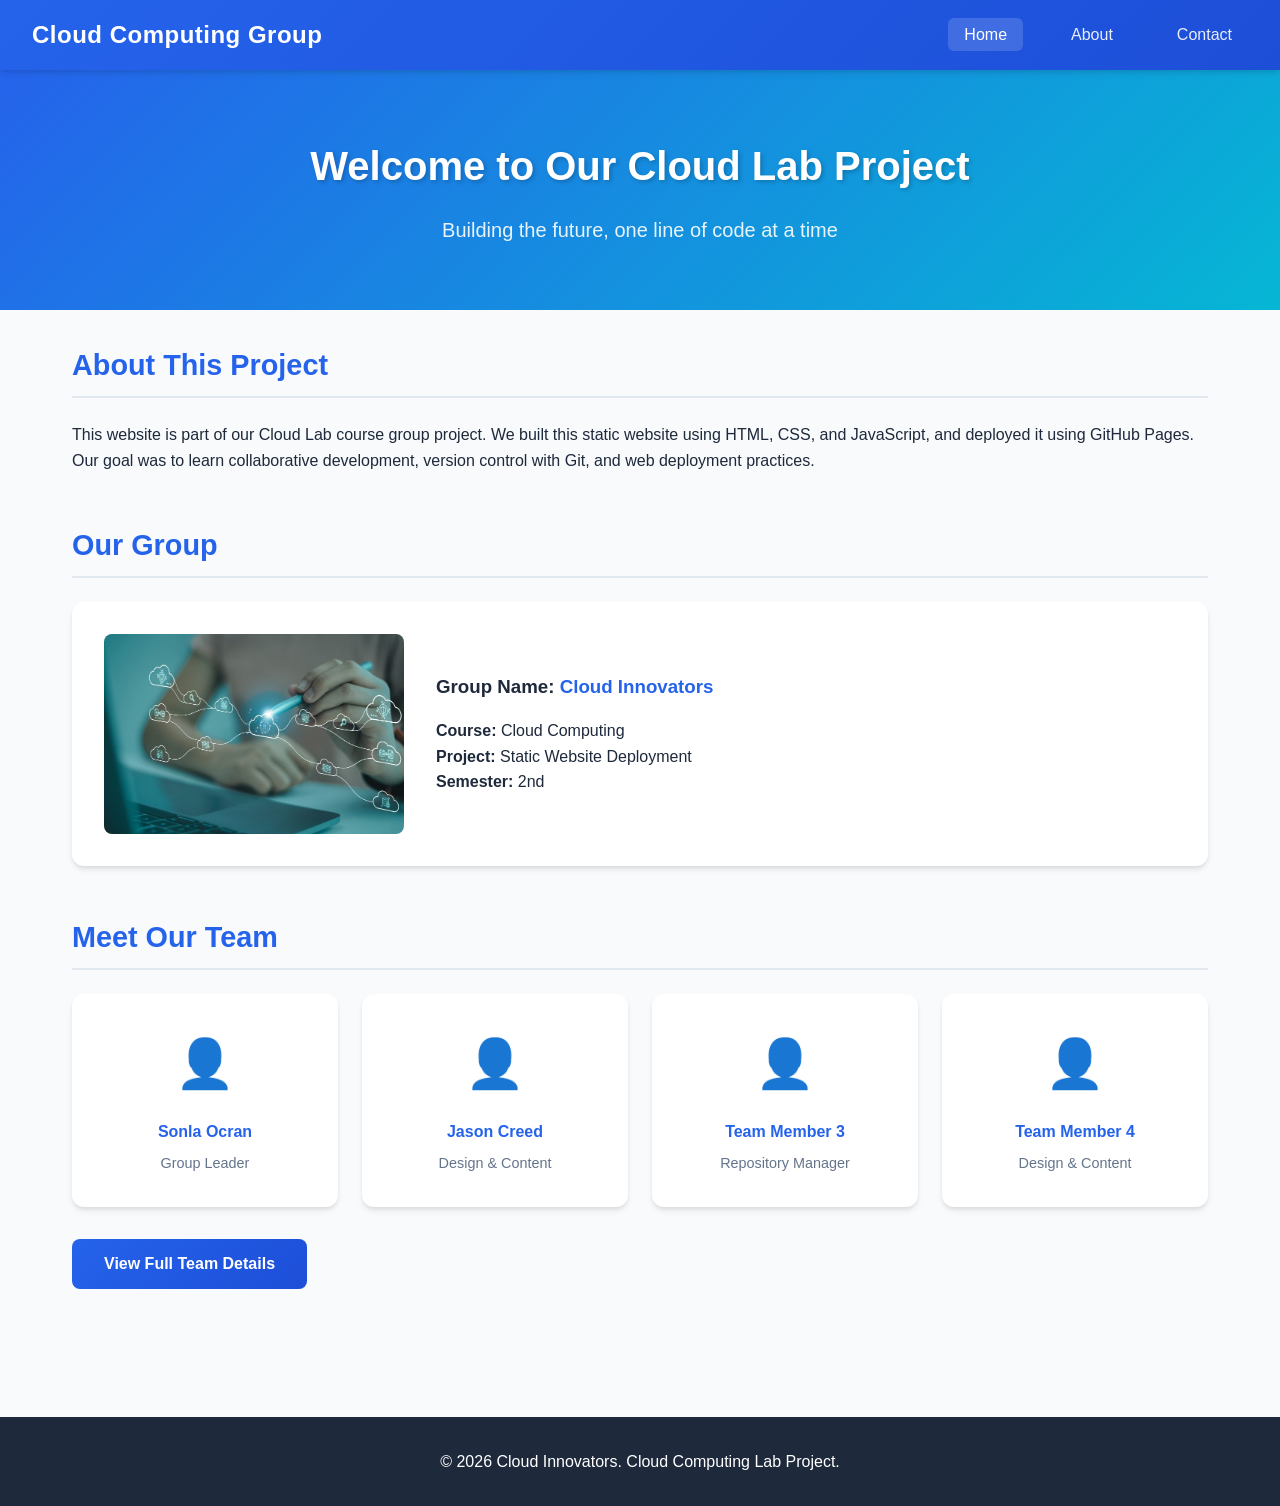
<file: index.html>
<!-- index.html - Home Page -->
<!DOCTYPE html>
<html lang="en">
<head>
    <meta charset="UTF-8">
    <meta name="viewport" content="width=device-width, initial-scale=1.0">
    <title>Cloud Lab Group Project - Home</title>
    <link rel="stylesheet" href="style.css">
</head>
<body>
    <nav class="navbar">
        <div class="nav-brand">Cloud Computing Group</div>
        <ul class="nav-links">
            <li><a href="index.html" class="active">Home</a></li>
            <li><a href="about.html">About</a></li>
            <li><a href="contact.html">Contact</a></li>
        </ul>
    </nav>

    <header class="hero">
        <div class="hero-content">
            <h1>Welcome to Our Cloud Lab Project</h1>
            <p class="subtitle">Building the future, one line of code at a time</p>
        </div>
    </header>

    <main class="container">
        <section class="project-info">
            <h2>About This Project</h2>
            <p>This website is part of our Cloud Lab course group project. We built this static website using HTML, CSS, and JavaScript, and deployed it using GitHub Pages. Our goal was to learn collaborative development, version control with Git, and web deployment practices.</p>
        </section>

        <section class="group-info">
            <h2>Our Group</h2>
            <div class="group-card">
                <img src="images/group-photo.jpg" alt="Group Photo" class="group-image">
                <div class="group-details">
                    <h3>Group Name: <span class="highlight">Cloud Innovators</span></h3>
                    <p><strong>Course:</strong> Cloud Computing</p>
                    <p><strong>Project:</strong> Static Website Deployment</p>
                    <p><strong>Semester:</strong> 2nd </p>
                </div>
            </div>
        </section>

        <section class="members-preview">
            <h2>Meet Our Team</h2>
            <div class="members-grid">
                <div class="member-card">
                    <div class="member-avatar">👤</div>
                    <h4>Sonla Ocran</h4>
                    <p>Group Leader</p>
                </div>
                <div class="member-card">
                    <div class="member-avatar">👤</div>
                    <h4>Jason Creed</h4>
                    <p>Design & Content</p>
                </div>
                <div class="member-card">
                    <div class="member-avatar">👤</div>
                    <h4>Team Member 3</h4>
                    <p>Repository Manager</p>
                </div>
                <div class="member-card">
                    <div class="member-avatar">👤</div>
                    <h4>Team Member 4</h4>
                    <p>Design & Content</p>
                </div>
            </div>
            <a href="about.html" class="btn">View Full Team Details</a>
        </section>
    </main>

    <footer class="footer">
        <p>&copy; 2026 Cloud Innovators. Cloud Computing Lab Project.</p>
    </footer>
</body>
</html>
</file>
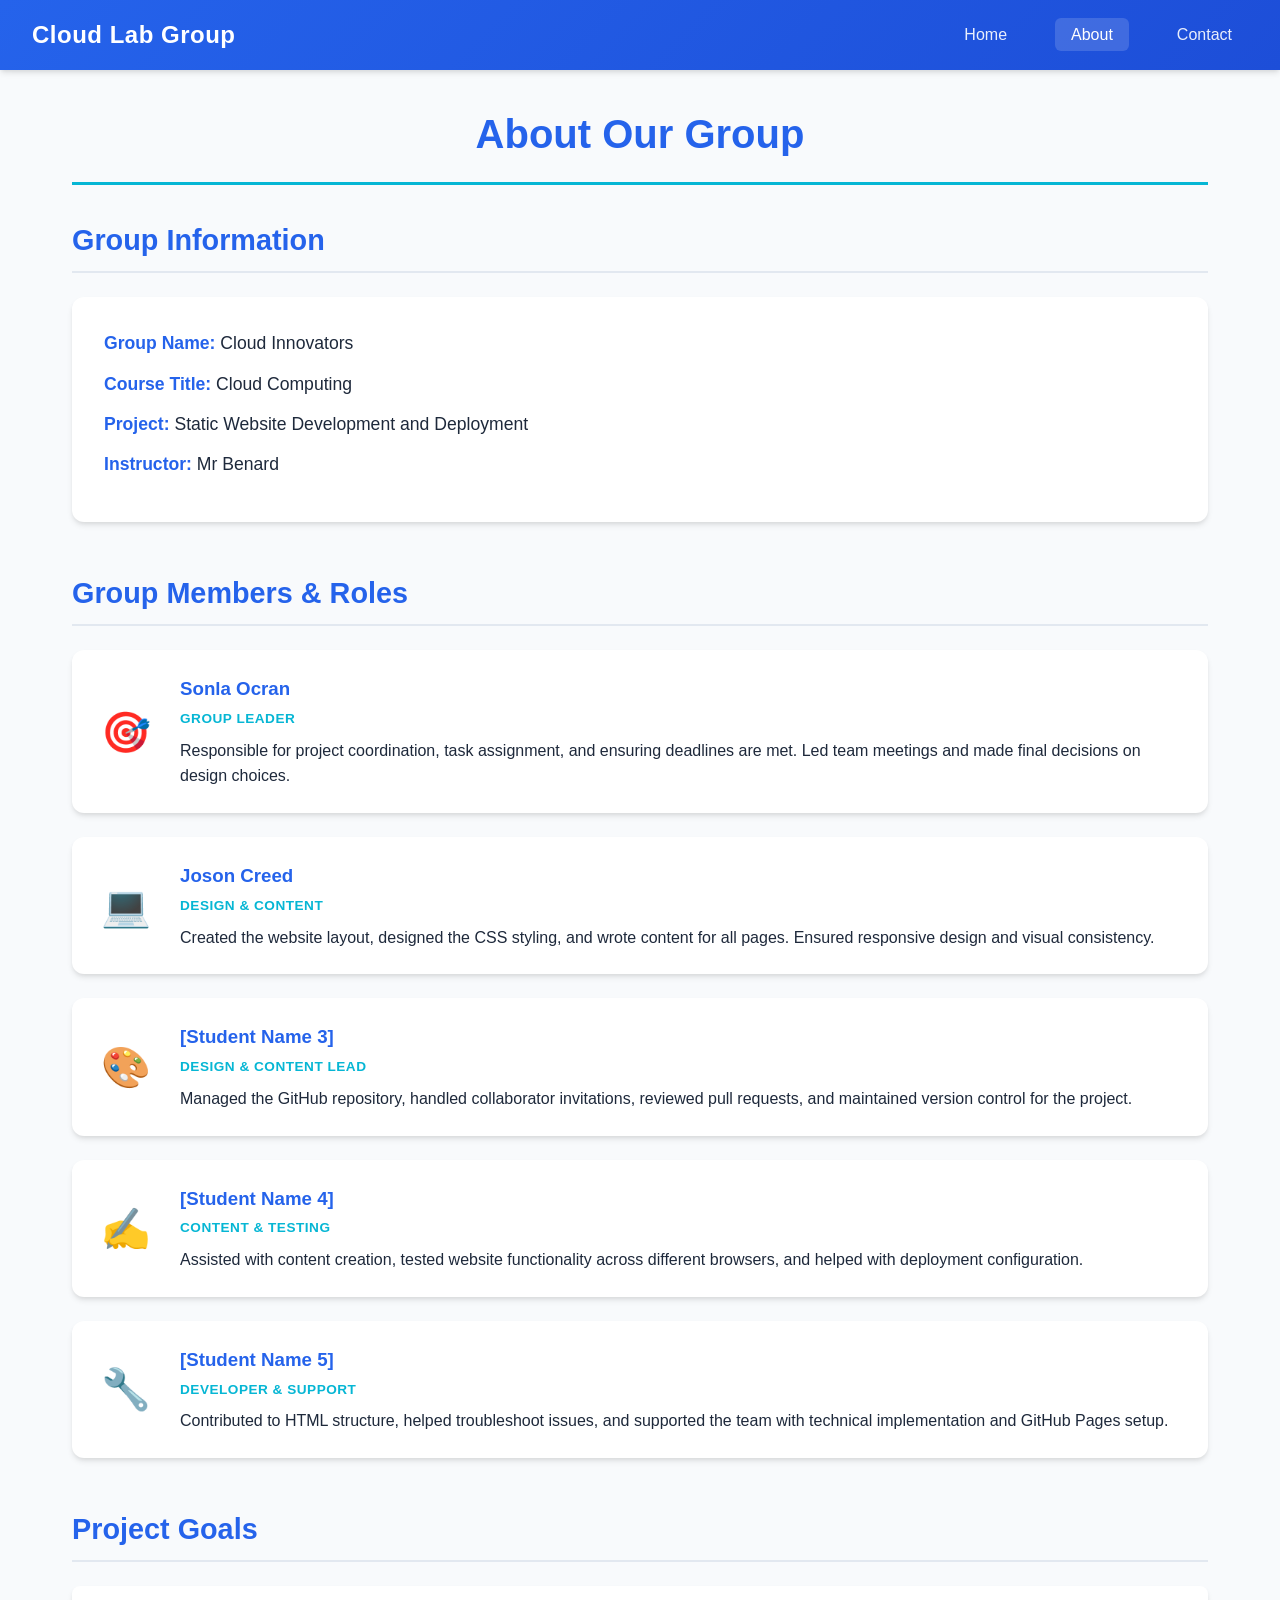
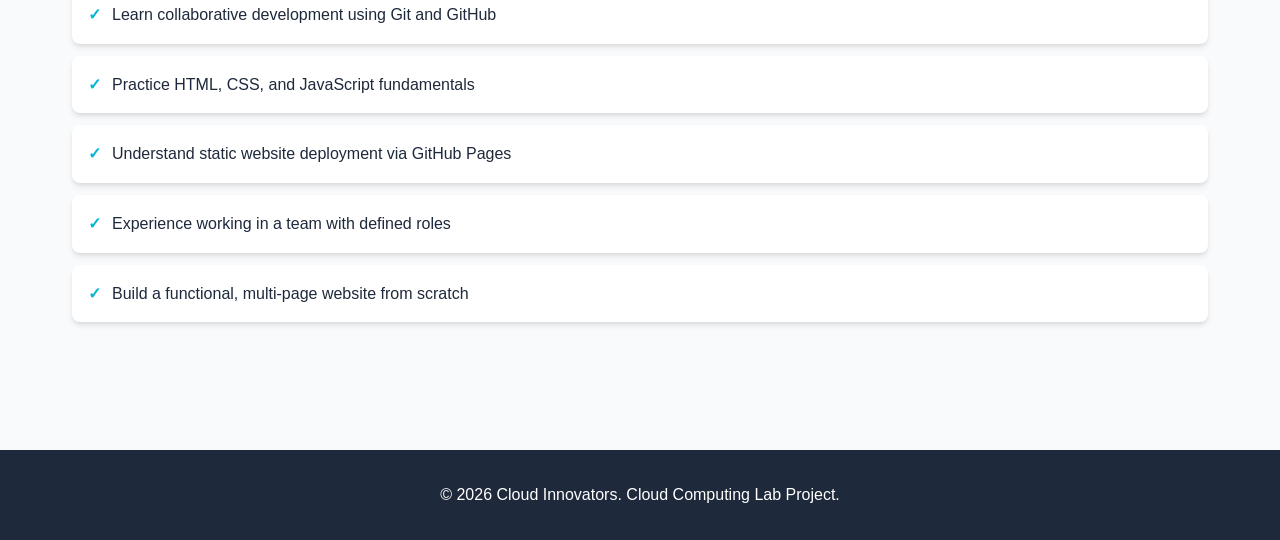
<file: about.html>
<!-- about.html - About Page -->
<!DOCTYPE html>
<html lang="en">
<head>
    <meta charset="UTF-8">
    <meta name="viewport" content="width=device-width, initial-scale=1.0">
    <title>About Us - Cloud Lab Group Project</title>
    <link rel="stylesheet" href="style.css">
</head>
<body>
    <nav class="navbar">
        <div class="nav-brand">Cloud Lab Group</div>
        <ul class="nav-links">
            <li><a href="index.html">Home</a></li>
            <li><a href="about.html" class="active">About</a></li>
            <li><a href="contact.html">Contact</a></li>
        </ul>
    </nav>

    <main class="container">
        <h1 class="page-title">About Our Group</h1>

        <section class="about-section">
            <h2>Group Information</h2>
            <div class="info-box">
                <p><strong>Group Name:</strong> Cloud Innovators</p>
                <p><strong>Course Title:</strong> Cloud Computing</p>
                <p><strong>Project:</strong> Static Website Development and Deployment</p>
                <p><strong>Instructor:</strong> Mr Benard</p>
            </div>
        </section>

        <section class="members-section">
            <h2>Group Members & Roles</h2>
            <div class="members-list">
                <div class="member-detail">
                    <div class="member-icon">🎯</div>
                    <div class="member-info">
                        <h3>Sonla Ocran</h3>
                        <p class="role">Group Leader</p>
                        <p>Responsible for project coordination, task assignment, and ensuring deadlines are met. Led team meetings and made final decisions on design choices.</p>
                    </div>
                </div>

                <div class="member-detail">
                    <div class="member-icon">💻</div>
                    <div class="member-info">
                        <h3>Joson Creed</h3>
                        <p class="role">Design & Content</p>
                        <p>Created the website layout, designed the CSS styling, and wrote content for all pages. Ensured responsive design and visual consistency.</p>
                    </div>
                </div>

                <div class="member-detail">
                    <div class="member-icon">🎨</div>
                    <div class="member-info">
                        <h3>[Student Name 3]</h3>
                        <p class="role">Design & Content Lead</p>
                        <p>Managed the GitHub repository, handled collaborator invitations, reviewed pull requests, and maintained version control for the project.</p>
                    </div>
                </div>

                <div class="member-detail">
                    <div class="member-icon">✍️</div>
                    <div class="member-info">
                        <h3>[Student Name 4]</h3>
                        <p class="role">Content & Testing</p>
                        <p>Assisted with content creation, tested website functionality across different browsers, and helped with deployment configuration.</p>
                    </div>
                </div>

                <div class="member-detail">
                    <div class="member-icon">🔧</div>
                    <div class="member-info">
                        <h3>[Student Name 5]</h3>
                        <p class="role">Developer & Support</p>
                        <p>Contributed to HTML structure, helped troubleshoot issues, and supported the team with technical implementation and GitHub Pages setup.</p>
                    </div>
                </div>
            </div>
        </section>

        <section class="project-goals">
            <h2>Project Goals</h2>
            <ul class="goals-list">
                <li>Learn collaborative development using Git and GitHub</li>
                <li>Practice HTML, CSS, and JavaScript fundamentals</li>
                <li>Understand static website deployment via GitHub Pages</li>
                <li>Experience working in a team with defined roles</li>
                <li>Build a functional, multi-page website from scratch</li>
            </ul>
        </section>
    </main>

    <footer class="footer">
        <p>&copy; 2026 Cloud Innovators. Cloud Computing Lab Project.</p>
    </footer>
</body>
</html>
</file>
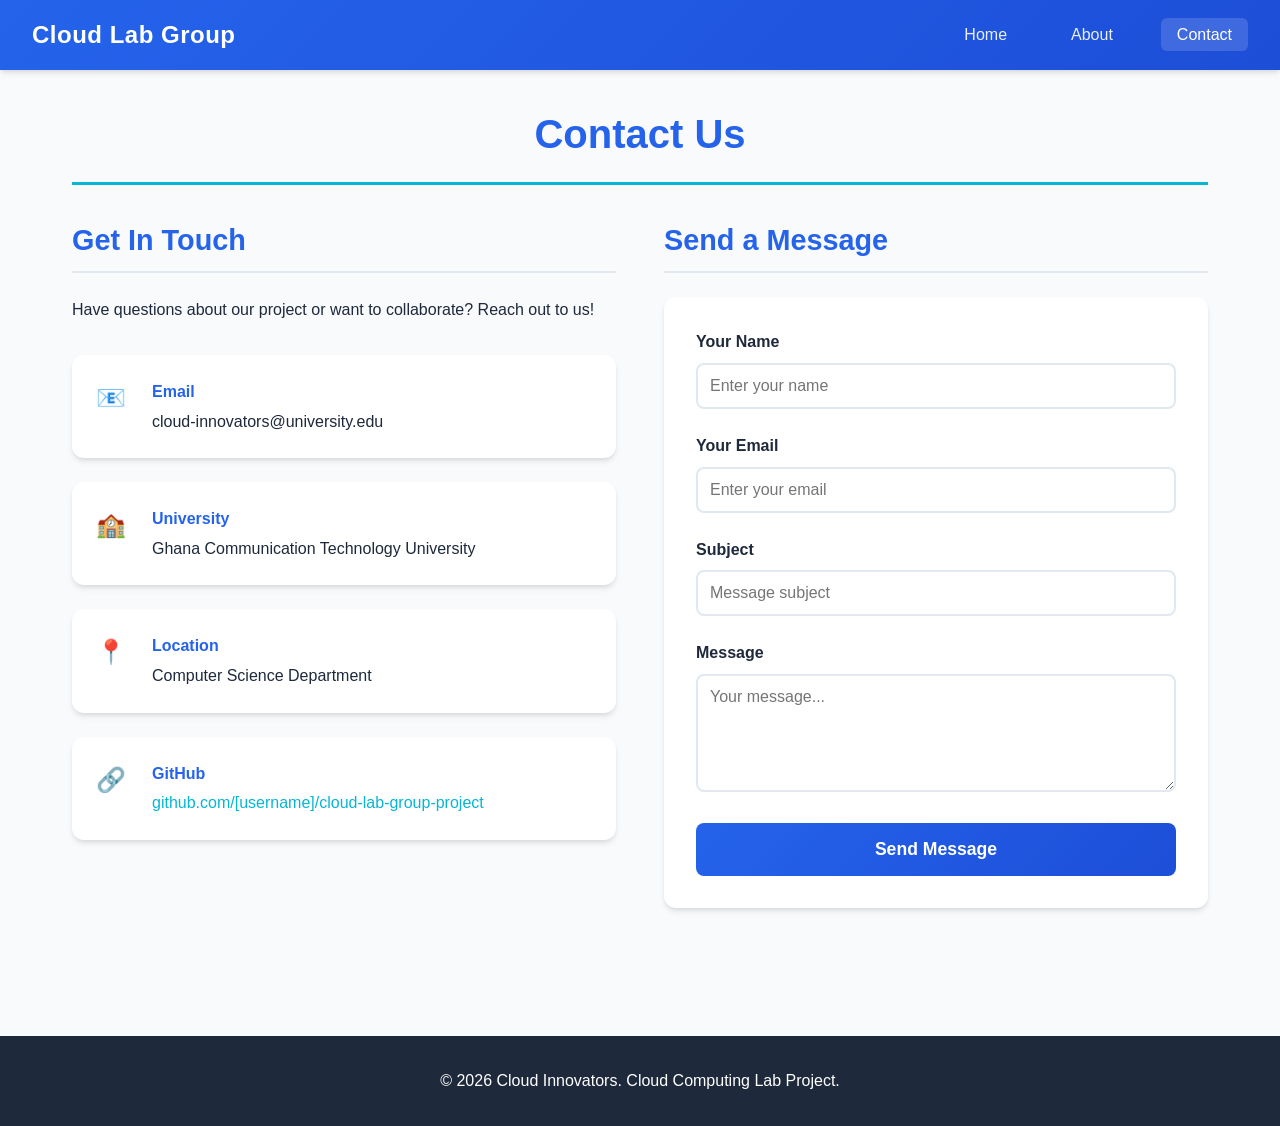
<file: contact.html>
<!-- contact.html - Contact Page -->
<!DOCTYPE html>
<html lang="en">
<head>
    <meta charset="UTF-8">
    <meta name="viewport" content="width=device-width, initial-scale=1.0">
    <title>Contact Us - Cloud Lab Group Project</title>
    <link rel="stylesheet" href="style.css">
</head>
<body>
    <nav class="navbar">
        <div class="nav-brand">Cloud Lab Group</div>
        <ul class="nav-links">
            <li><a href="index.html">Home</a></li>
            <li><a href="about.html">About</a></li>
            <li><a href="contact.html" class="active">Contact</a></li>
        </ul>
    </nav>

    <main class="container">
        <h1 class="page-title">Contact Us</h1>

        <section class="contact-section">
            <div class="contact-grid">
                <div class="contact-info">
                    <h2>Get In Touch</h2>
                    <p>Have questions about our project or want to collaborate? Reach out to us!</p>
                    
                    <div class="contact-details">
                        <div class="contact-item">
                            <span class="icon">📧</span>
                            <div>
                                <h4>Email</h4>
                                <p>cloud-innovators@university.edu</p>
                            </div>
                        </div>
                        <div class="contact-item">
                            <span class="icon">🏫</span>
                            <div>
                                <h4>University</h4>
                                <p>Ghana Communication Technology University</p>
                            </div>
                        </div>
                        <div class="contact-item">
                            <span class="icon">📍</span>
                            <div>
                                <h4>Location</h4>
                                <p>Computer Science Department</p>
                            </div>
                        </div>
                        <div class="contact-item">
                            <span class="icon">🔗</span>
                            <div>
                                <h4>GitHub</h4>
                                <p><a href="https://github.com/thewhiteneegro/cloud-computing" target="_blank">github.com/[username]/cloud-lab-group-project</a></p>
                            </div>
                        </div>
                    </div>
                </div>

                <div class="contact-form-container">
                    <h2>Send a Message</h2>
                    <form class="contact-form" action="#" method="POST">
                        <div class="form-group">
                            <label for="name">Your Name</label>
                            <input type="text" id="name" name="name" required placeholder="Enter your name">
                        </div>
                        <div class="form-group">
                            <label for="email">Your Email</label>
                            <input type="email" id="email" name="email" required placeholder="Enter your email">
                        </div>
                        <div class="form-group">
                            <label for="subject">Subject</label>
                            <input type="text" id="subject" name="subject" required placeholder="Message subject">
                        </div>
                        <div class="form-group">
                            <label for="message">Message</label>
                            <textarea id="message" name="message" rows="5" required placeholder="Your message..."></textarea>
                        </div>
                        <button type="submit" class="btn-submit">Send Message</button>
                    </form>
                </div>
            </div>
        </section>
    </main>

    <footer class="footer">
        <p>&copy; 2026 Cloud Innovators. Cloud Computing Lab Project.</p>
    </footer>
</body>
</html>
</file>
<file: style.css>
/* style.css - Main Stylesheet */

/* CSS Variables for easy customization */
:root {
    --primary-color: #2563eb;
    --primary-dark: #1d4ed8;
    --secondary-color: #64748b;
    --accent-color: #06b6d4;
    --bg-color: #f8fafc;
    --card-bg: #ffffff;
    --text-color: #1e293b;
    --text-light: #64748b;
    --border-color: #e2e8f0;
    --shadow: 0 4px 6px -1px rgba(0, 0, 0, 0.1), 0 2px 4px -1px rgba(0, 0, 0, 0.06);
    --shadow-lg: 0 10px 15px -3px rgba(0, 0, 0, 0.1), 0 4px 6px -2px rgba(0, 0, 0, 0.05);
}

/* Reset and Base Styles */
* {
    margin: 0;
    padding: 0;
    box-sizing: border-box;
}

body {
    font-family: 'Segoe UI', Tahoma, Geneva, Verdana, sans-serif;
    line-height: 1.6;
    color: var(--text-color);
    background-color: var(--bg-color);
}

/* Navigation */
.navbar {
    background: linear-gradient(135deg, var(--primary-color), var(--primary-dark));
    padding: 1rem 2rem;
    display: flex;
    justify-content: space-between;
    align-items: center;
    box-shadow: var(--shadow);
    position: sticky;
    top: 0;
    z-index: 100;
}

.nav-brand {
    color: white;
    font-size: 1.5rem;
    font-weight: bold;
    letter-spacing: 0.5px;
}

.nav-links {
    display: flex;
    list-style: none;
    gap: 2rem;
}

.nav-links a {
    color: rgba(255, 255, 255, 0.9);
    text-decoration: none;
    font-weight: 500;
    padding: 0.5rem 1rem;
    border-radius: 0.375rem;
    transition: all 0.3s ease;
}

.nav-links a:hover,
.nav-links a.active {
    color: white;
    background-color: rgba(255, 255, 255, 0.15);
}

/* Hero Section */
.hero {
    background: linear-gradient(135deg, var(--primary-color), var(--accent-color));
    color: white;
    padding: 4rem 2rem;
    text-align: center;
}

.hero h1 {
    font-size: 2.5rem;
    margin-bottom: 1rem;
    text-shadow: 2px 2px 4px rgba(0, 0, 0, 0.2);
}

.subtitle {
    font-size: 1.25rem;
    opacity: 0.9;
}

/* Main Container */
.container {
    max-width: 1200px;
    margin: 0 auto;
    padding: 2rem;
}

/* Page Title */
.page-title {
    text-align: center;
    font-size: 2.5rem;
    color: var(--primary-color);
    margin-bottom: 2rem;
    padding-bottom: 1rem;
    border-bottom: 3px solid var(--accent-color);
    display: inline-block;
    width: 100%;
}

/* Sections */
section {
    margin-bottom: 3rem;
}

section h2 {
    color: var(--primary-color);
    font-size: 1.8rem;
    margin-bottom: 1.5rem;
    padding-bottom: 0.5rem;
    border-bottom: 2px solid var(--border-color);
}

/* Cards */
.group-card,
.member-card,
.info-box,
.contact-item {
    background: var(--card-bg);
    border-radius: 0.75rem;
    box-shadow: var(--shadow);
    overflow: hidden;
}

/* Group Info on Home */
.group-card {
    display: flex;
    gap: 2rem;
    padding: 2rem;
    align-items: center;
}

.group-image {
    width: 300px;
    height: 200px;
    object-fit: cover;
    border-radius: 0.5rem;
    background-color: var(--border-color);
}

.group-details h3 {
    margin-bottom: 1rem;
    color: var(--text-color);
}

.highlight {
    color: var(--primary-color);
}

/* Members Grid */
.members-grid {
    display: grid;
    grid-template-columns: repeat(auto-fit, minmax(200px, 1fr));
    gap: 1.5rem;
    margin-bottom: 2rem;
}

.member-card {
    padding: 2rem;
    text-align: center;
    transition: transform 0.3s ease, box-shadow 0.3s ease;
}

.member-card:hover {
    transform: translateY(-5px);
    box-shadow: var(--shadow-lg);
}

.member-avatar {
    font-size: 3rem;
    margin-bottom: 1rem;
}

.member-card h4 {
    color: var(--primary-color);
    margin-bottom: 0.5rem;
}

.member-card p {
    color: var(--text-light);
    font-size: 0.9rem;
}

/* Buttons */
.btn,
.btn-submit {
    display: inline-block;
    background: linear-gradient(135deg, var(--primary-color), var(--primary-dark));
    color: white;
    padding: 0.75rem 2rem;
    border-radius: 0.5rem;
    text-decoration: none;
    font-weight: 600;
    border: none;
    cursor: pointer;
    transition: transform 0.2s ease, box-shadow 0.2s ease;
}

.btn:hover,
.btn-submit:hover {
    transform: translateY(-2px);
    box-shadow: var(--shadow-lg);
}

/* About Page Specific */
.info-box {
    padding: 2rem;
    margin-bottom: 2rem;
}

.info-box p {
    margin-bottom: 0.75rem;
    font-size: 1.1rem;
}

.info-box strong {
    color: var(--primary-color);
}

.members-list {
    display: flex;
    flex-direction: column;
    gap: 1.5rem;
}

.member-detail {
    display: flex;
    gap: 1.5rem;
    background: var(--card-bg);
    padding: 1.5rem;
    border-radius: 0.75rem;
    box-shadow: var(--shadow);
    transition: transform 0.3s ease;
}

.member-detail:hover {
    transform: translateX(10px);
}

.member-icon {
    font-size: 2.5rem;
    min-width: 60px;
    display: flex;
    align-items: center;
    justify-content: center;
}

.member-info h3 {
    color: var(--primary-color);
    margin-bottom: 0.25rem;
}

.role {
    color: var(--accent-color);
    font-weight: 600;
    margin-bottom: 0.5rem;
    text-transform: uppercase;
    font-size: 0.85rem;
    letter-spacing: 0.5px;
}

.goals-list {
    list-style: none;
    padding: 0;
}

.goals-list li {
    background: var(--card-bg);
    padding: 1rem 1.5rem;
    margin-bottom: 0.75rem;
    border-radius: 0.5rem;
    box-shadow: var(--shadow);
    position: relative;
    padding-left: 2.5rem;
}

.goals-list li::before {
    content: "✓";
    position: absolute;
    left: 1rem;
    color: var(--accent-color);
    font-weight: bold;
}

/* Contact Page */
.contact-grid {
    display: grid;
    grid-template-columns: 1fr 1fr;
    gap: 3rem;
}

.contact-info h2,
.contact-form-container h2 {
    margin-bottom: 1.5rem;
}

.contact-details {
    display: flex;
    flex-direction: column;
    gap: 1.5rem;
    margin-top: 2rem;
}

.contact-item {
    display: flex;
    gap: 1rem;
    padding: 1.5rem;
    align-items: flex-start;
}

.contact-item .icon {
    font-size: 1.5rem;
    min-width: 40px;
}

.contact-item h4 {
    color: var(--primary-color);
    margin-bottom: 0.25rem;
}

.contact-item a {
    color: var(--accent-color);
    text-decoration: none;
}

.contact-item a:hover {
    text-decoration: underline;
}

/* Contact Form */
.contact-form {
    background: var(--card-bg);
    padding: 2rem;
    border-radius: 0.75rem;
    box-shadow: var(--shadow);
}

.form-group {
    margin-bottom: 1.5rem;
}

.form-group label {
    display: block;
    margin-bottom: 0.5rem;
    color: var(--text-color);
    font-weight: 600;
}

.form-group input,
.form-group textarea {
    width: 100%;
    padding: 0.75rem;
    border: 2px solid var(--border-color);
    border-radius: 0.5rem;
    font-family: inherit;
    font-size: 1rem;
    transition: border-color 0.3s ease;
}

.form-group input:focus,
.form-group textarea:focus {
    outline: none;
    border-color: var(--primary-color);
}

.btn-submit {
    width: 100%;
    font-size: 1.1rem;
    padding: 1rem;
}

/* Footer */
.footer {
    background: var(--text-color);
    color: white;
    text-align: center;
    padding: 2rem;
    margin-top: 3rem;
}

/* Responsive Design */
@media (max-width: 768px) {
    .navbar {
        flex-direction: column;
        gap: 1rem;
    }

    .nav-links {
        gap: 1rem;
    }

    .hero h1 {
        font-size: 1.8rem;
    }

    .group-card {
        flex-direction: column;
        text-align: center;
    }

    .group-image {
        width: 100%;
        height: auto;
    }

    .contact-grid {
        grid-template-columns: 1fr;
    }

    .member-detail {
        flex-direction: column;
        text-align: center;
    }

    .members-grid {
        grid-template-columns: 1fr;
    }
}

/* Utility Classes */
.text-center {
    text-align: center;
}

.mt-2 {
    margin-top: 2rem;
}

.mb-2 {
    margin-bottom: 2rem;
}
</file>
